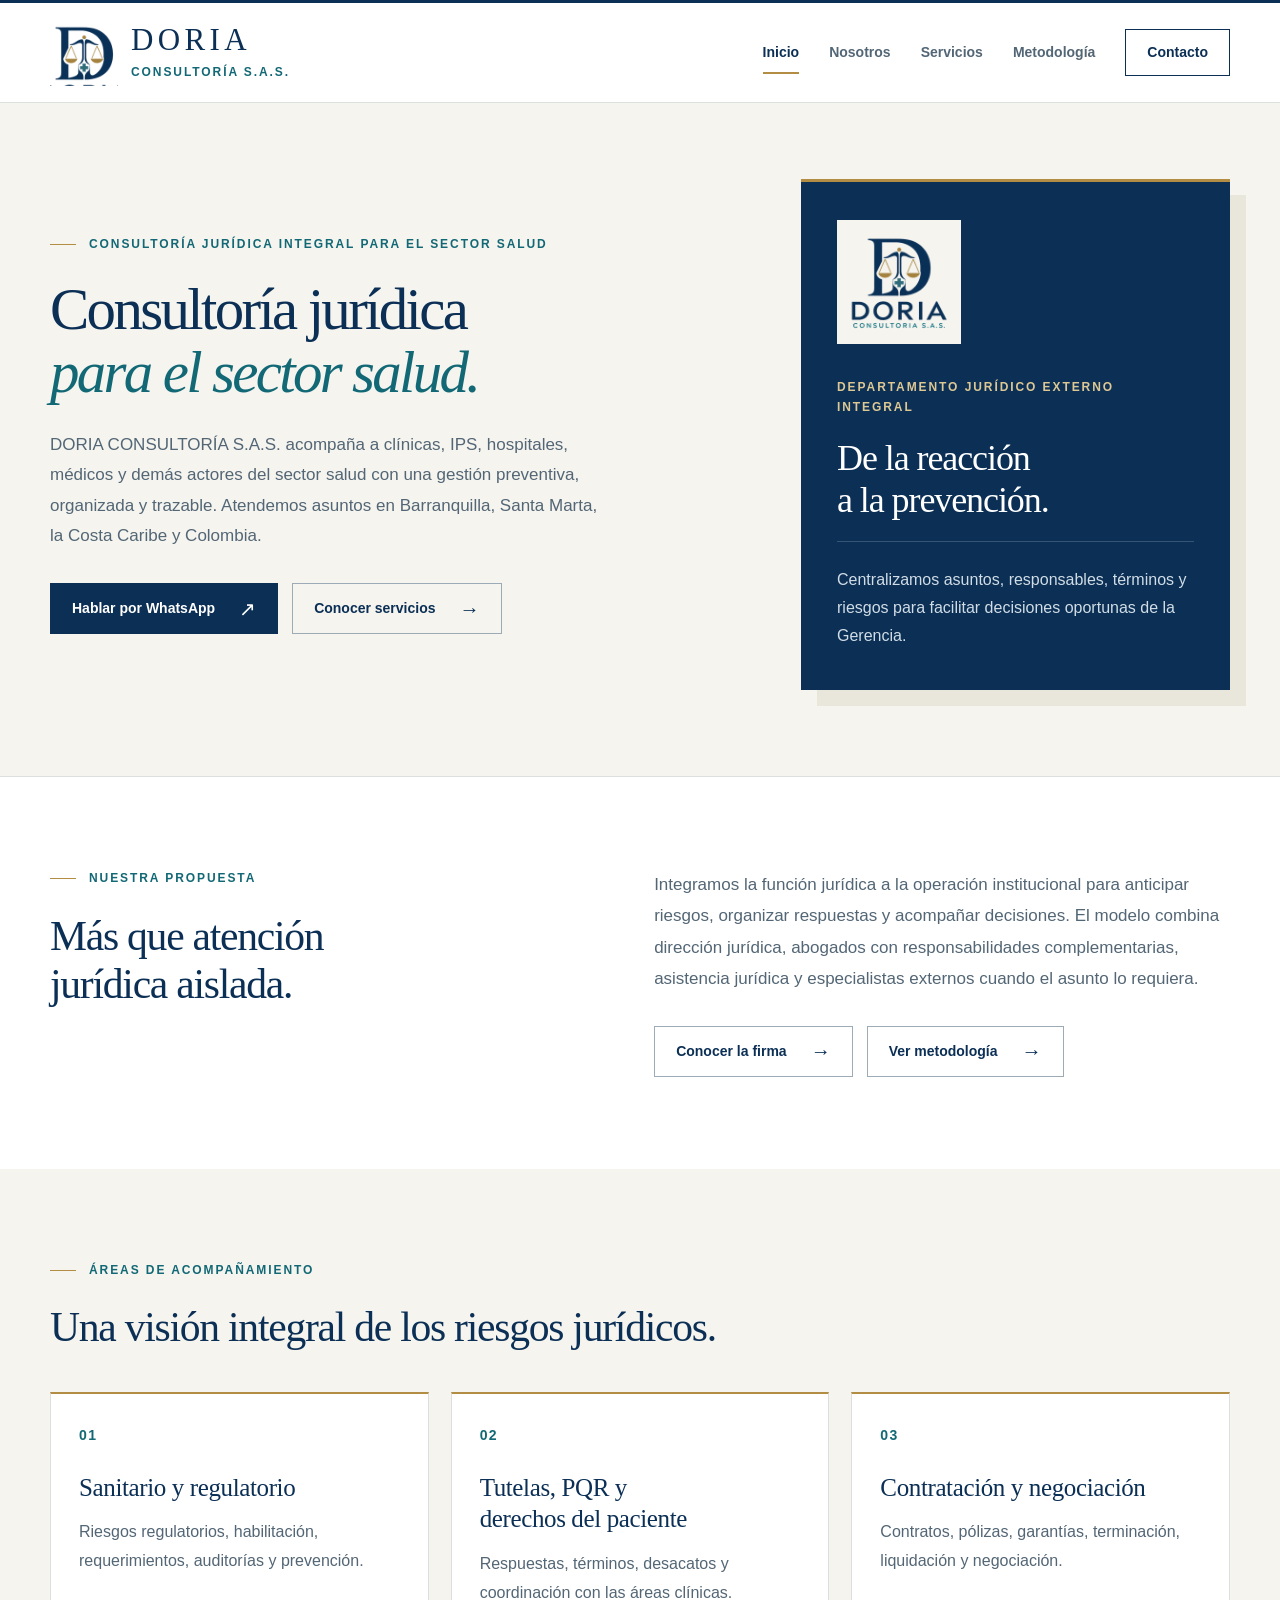
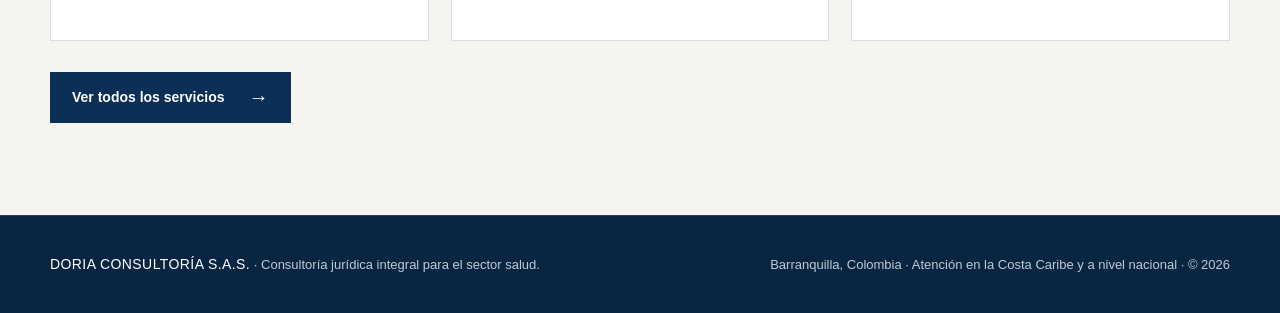
<file: index.html>
<!DOCTYPE html>

<html lang="es">
<head>
<meta charset="utf-8"/>
<meta content="width=device-width,initial-scale=1" name="viewport"/>
<title>Consultoría jurídica para el sector salud | DORIA</title>
<meta content="DORIA CONSULTORÍA S.A.S. acompaña a clínicas, IPS, hospitales y médicos en derecho sanitario, contratación, tutelas, cartera y defensa judicial en Colombia." name="description"/>
<meta content="index,follow,max-image-preview:large" name="robots"/>
<link href="https://irenismb.github.io/doria-consultoria/" rel="canonical"/>
<link href="https://irenismb.github.io/doria-consultoria/sitemap.xml" rel="sitemap" type="application/xml"/>
<link href="assets/css/styles.css" rel="stylesheet"/>
<meta content="#0b2f55" name="theme-color"/>
<meta content="es_CO" property="og:locale"/>
<meta content="website" property="og:type"/>
<meta content="DORIA CONSULTORÍA S.A.S." property="og:site_name"/>
<meta content="Consultoría jurídica para el sector salud | DORIA" property="og:title"/>
<meta content="DORIA CONSULTORÍA S.A.S. acompaña a clínicas, IPS, hospitales y médicos en derecho sanitario, contratación, tutelas, cartera y defensa judicial en Colombia." property="og:description"/>
<meta content="https://irenismb.github.io/doria-consultoria/" property="og:url"/>
<meta content="https://irenismb.github.io/doria-consultoria/assets/img/logo.png" property="og:image"/>
<meta content="Logo de DORIA CONSULTORÍA S.A.S." property="og:image:alt"/>
<meta content="1254" property="og:image:width"/>
<meta content="1254" property="og:image:height"/>
<meta content="summary" name="twitter:card"/>
<meta content="Consultoría jurídica para el sector salud | DORIA" name="twitter:title"/>
<meta content="DORIA CONSULTORÍA S.A.S. acompaña a clínicas, IPS, hospitales y médicos en derecho sanitario, contratación, tutelas, cartera y defensa judicial en Colombia." name="twitter:description"/>
<meta content="https://irenismb.github.io/doria-consultoria/assets/img/logo.png" name="twitter:image"/>
<script type="application/ld+json">
{
  "@context": "https://schema.org",
  "@type": "LegalService",
  "@id": "https://irenismb.github.io/doria-consultoria/#organization",
  "name": "DORIA CONSULTORÍA S.A.S.",
  "url": "https://irenismb.github.io/doria-consultoria/",
  "logo": "https://irenismb.github.io/doria-consultoria/assets/img/logo.png",
  "image": "https://irenismb.github.io/doria-consultoria/assets/img/logo.png",
  "description": "Consultoría jurídica integral para el sector salud.",
  "telephone": "+573156750119",
  "email": "doriaconsultoria@hotmail.com",
  "address": {
    "@type": "PostalAddress",
    "streetAddress": "Carrera 55 #82-227, Edificio OM Club House, Alto Prado",
    "addressLocality": "Barranquilla",
    "addressRegion": "Atlántico",
    "addressCountry": "CO"
  },
  "areaServed": [
    {
      "@type": "City",
      "name": "Barranquilla"
    },
    {
      "@type": "AdministrativeArea",
      "name": "Atlántico"
    },
    {
      "@type": "City",
      "name": "Santa Marta"
    },
    {
      "@type": "AdministrativeArea",
      "name": "Magdalena"
    },
    {
      "@type": "AdministrativeArea",
      "name": "Costa Caribe Colombiana"
    },
    {
      "@type": "Country",
      "name": "Colombia"
    }
  ],
  "openingHoursSpecification": [
    {
      "@type": "OpeningHoursSpecification",
      "dayOfWeek": [
        "Monday",
        "Tuesday",
        "Wednesday",
        "Thursday",
        "Friday"
      ],
      "opens": "08:00",
      "closes": "12:00"
    },
    {
      "@type": "OpeningHoursSpecification",
      "dayOfWeek": [
        "Monday",
        "Tuesday",
        "Wednesday",
        "Thursday",
        "Friday"
      ],
      "opens": "14:00",
      "closes": "18:00"
    }
  ],
  "contactPoint": {
    "@type": "ContactPoint",
    "telephone": "+573156750119",
    "email": "doriaconsultoria@hotmail.com",
    "contactType": "customer service",
    "areaServed": "CO",
    "availableLanguage": "Spanish"
  },
  "serviceType": [
    "Derecho sanitario y regulatorio",
    "Responsabilidad médica y defensa judicial",
    "Cartera, glosas y flujo de recursos",
    "Contratación y negociación",
    "Tutelas, PQR y derechos del paciente",
    "Derecho laboral y talento humano",
    "Derecho administrativo y sancionatorio",
    "Auditoría jurídica y prevención"
  ]
}
</script>
</head>
<body class="page-inicio"><a class="skip-link" href="#contenido">Saltar al contenido</a>
<header class="topbar"><div class="container nav">
<a aria-label="DORIA Consultoría — Inicio" class="brand" href="index.html"><span aria-hidden="true" class="brand-symbol"><img alt="" height="1254" src="assets/img/logo.png" width="1254"/></span><span><strong>DORIA</strong><small>CONSULTORÍA S.A.S.</small></span></a>
<nav aria-label="Navegación principal" class="navlinks" id="navlinks"><a aria-current="page" class="active" href="index.html">Inicio</a><a class="" href="nosotros/index.html">Nosotros</a><a class="" href="servicios/index.html">Servicios</a><a class="" href="metodologia/index.html">Metodología</a><a class="" href="contacto/index.html">Contacto</a></nav>
<button aria-controls="navlinks" aria-expanded="false" aria-label="Abrir menú" class="menu-btn" id="menuBtn" type="button"><span aria-hidden="true" class="menu-icon"><span></span><span></span></span><span class="menu-label">Menú</span></button>
</div></header>
<main id="contenido">
<section class="hero"><div class="container hero-grid">
<div><p class="eyebrow">Consultoría jurídica integral para el sector salud</p>
<h1>Consultoría jurídica <span>para el sector salud.</span></h1>
<p>DORIA CONSULTORÍA S.A.S. acompaña a clínicas, IPS, hospitales, médicos y demás actores del sector salud con una gestión preventiva, organizada y trazable. Atendemos asuntos en Barranquilla, Santa Marta, la Costa Caribe y Colombia.</p>
<div class="actions"><a class="btn btn-primary" href="https://wa.me/573156750119" rel="noopener noreferrer" target="_blank">Hablar por WhatsApp<span aria-hidden="true" class="button-arrow">↗</span></a><a class="btn btn-light" href="servicios/index.html">Conocer servicios<span aria-hidden="true" class="button-arrow">→</span></a></div></div>
<aside class="hero-card"><div aria-hidden="true" class="hero-signature"><img alt="" src="assets/img/logo.png"/></div><p class="eyebrow">Departamento jurídico externo integral</p><h2>De la reacción a la prevención.</h2><p class="hero-card-description">Centralizamos asuntos, responsables, términos y riesgos para facilitar decisiones oportunas de la Gerencia.</p></aside>
</div></section>
<section><div class="container grid-2"><div><p class="eyebrow">Nuestra propuesta</p><h2 class="section-title">Más que atención jurídica aislada.</h2></div>
<div><p class="lead">Integramos la función jurídica a la operación institucional para anticipar riesgos, organizar respuestas y acompañar decisiones. El modelo combina dirección jurídica, abogados con responsabilidades complementarias, asistencia jurídica y especialistas externos cuando el asunto lo requiera.</p>
<div class="actions"><a class="btn btn-outline" href="nosotros/index.html">Conocer la firma<span aria-hidden="true" class="button-arrow">→</span></a><a class="btn btn-outline" href="metodologia/index.html">Ver metodología<span aria-hidden="true" class="button-arrow">→</span></a></div></div></div></section>
<section class="soft"><div class="container"><p class="eyebrow">Áreas de acompañamiento</p><h2 class="section-title">Una visión integral de los riesgos jurídicos.</h2>
<div class="cards">
<div class="card"><span class="num">01</span><h3>Sanitario y regulatorio</h3><p>Riesgos regulatorios, habilitación, requerimientos, auditorías y prevención.</p></div>
<div class="card"><span class="num">02</span><h3>Tutelas, PQR y derechos del paciente</h3><p>Respuestas, términos, desacatos y coordinación con las áreas clínicas.</p></div>
<div class="card"><span class="num">03</span><h3>Contratación y negociación</h3><p>Contratos, pólizas, garantías, terminación, liquidación y negociación.</p></div>
</div><div class="actions"><a class="btn btn-primary" href="servicios/index.html">Ver todos los servicios<span aria-hidden="true" class="button-arrow">→</span></a></div></div></section>
</main>
<footer><div class="container footer"><div class="footer-identity"><strong>DORIA CONSULTORÍA S.A.S.</strong> · Consultoría jurídica integral para el sector salud.</div><div>Barranquilla, Colombia · Atención en la Costa Caribe y a nivel nacional · © <span id="year">2026</span></div></div></footer>
<script src="assets/js/main.js"></script>
</body></html>
</file>
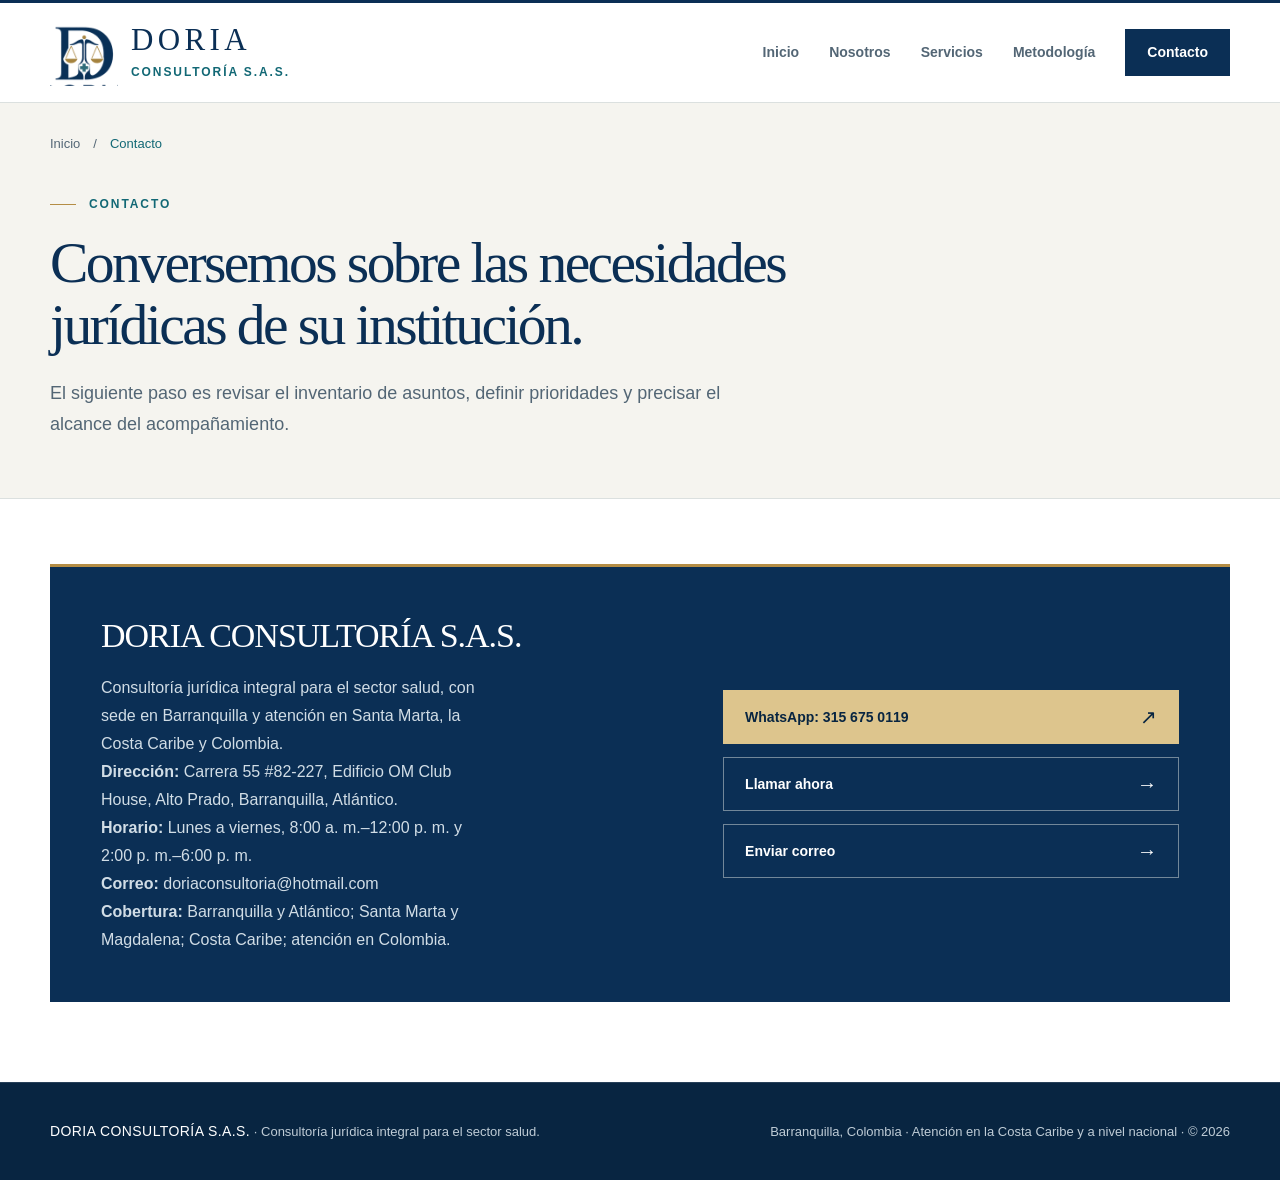
<file: contacto/index.html>
<!DOCTYPE html>

<html lang="es">
<head>
<meta charset="utf-8"/>
<meta content="width=device-width,initial-scale=1" name="viewport"/>
<title>Contacto DORIA Consultoría | Barranquilla, Colombia</title>
<meta content="Contacte a DORIA CONSULTORÍA S.A.S. en Barranquilla. Asesoría jurídica para clínicas, IPS, hospitales y médicos en la Costa Caribe y Colombia." name="description"/>
<meta content="index,follow,max-image-preview:large" name="robots"/>
<link href="https://irenismb.github.io/doria-consultoria/contacto/" rel="canonical"/>
<link href="https://irenismb.github.io/doria-consultoria/sitemap.xml" rel="sitemap" type="application/xml"/>
<link href="../assets/css/styles.css" rel="stylesheet"/>
<meta content="#0b2f55" name="theme-color"/>
<meta content="es_CO" property="og:locale"/>
<meta content="website" property="og:type"/>
<meta content="DORIA CONSULTORÍA S.A.S." property="og:site_name"/>
<meta content="Contacto DORIA Consultoría | Barranquilla, Colombia" property="og:title"/>
<meta content="Contacte a DORIA CONSULTORÍA S.A.S. en Barranquilla. Asesoría jurídica para clínicas, IPS, hospitales y médicos en la Costa Caribe y Colombia." property="og:description"/>
<meta content="https://irenismb.github.io/doria-consultoria/contacto/" property="og:url"/>
<meta content="https://irenismb.github.io/doria-consultoria/assets/img/logo.png" property="og:image"/>
<meta content="Logo de DORIA CONSULTORÍA S.A.S." property="og:image:alt"/>
<meta content="1254" property="og:image:width"/>
<meta content="1254" property="og:image:height"/>
<meta content="summary" name="twitter:card"/>
<meta content="Contacto DORIA Consultoría | Barranquilla, Colombia" name="twitter:title"/>
<meta content="Contacte a DORIA CONSULTORÍA S.A.S. en Barranquilla. Asesoría jurídica para clínicas, IPS, hospitales y médicos en la Costa Caribe y Colombia." name="twitter:description"/>
<meta content="https://irenismb.github.io/doria-consultoria/assets/img/logo.png" name="twitter:image"/>
<script type="application/ld+json">
{
  "@context": "https://schema.org",
  "@type": "LegalService",
  "@id": "https://irenismb.github.io/doria-consultoria/#organization",
  "name": "DORIA CONSULTORÍA S.A.S.",
  "url": "https://irenismb.github.io/doria-consultoria/",
  "logo": "https://irenismb.github.io/doria-consultoria/assets/img/logo.png",
  "image": "https://irenismb.github.io/doria-consultoria/assets/img/logo.png",
  "description": "Consultoría jurídica integral para el sector salud.",
  "telephone": "+573156750119",
  "email": "doriaconsultoria@hotmail.com",
  "address": {
    "@type": "PostalAddress",
    "streetAddress": "Carrera 55 #82-227, Edificio OM Club House, Alto Prado",
    "addressLocality": "Barranquilla",
    "addressRegion": "Atlántico",
    "addressCountry": "CO"
  },
  "areaServed": [
    {
      "@type": "City",
      "name": "Barranquilla"
    },
    {
      "@type": "AdministrativeArea",
      "name": "Atlántico"
    },
    {
      "@type": "City",
      "name": "Santa Marta"
    },
    {
      "@type": "AdministrativeArea",
      "name": "Magdalena"
    },
    {
      "@type": "AdministrativeArea",
      "name": "Costa Caribe Colombiana"
    },
    {
      "@type": "Country",
      "name": "Colombia"
    }
  ],
  "openingHoursSpecification": [
    {
      "@type": "OpeningHoursSpecification",
      "dayOfWeek": [
        "Monday",
        "Tuesday",
        "Wednesday",
        "Thursday",
        "Friday"
      ],
      "opens": "08:00",
      "closes": "12:00"
    },
    {
      "@type": "OpeningHoursSpecification",
      "dayOfWeek": [
        "Monday",
        "Tuesday",
        "Wednesday",
        "Thursday",
        "Friday"
      ],
      "opens": "14:00",
      "closes": "18:00"
    }
  ],
  "contactPoint": {
    "@type": "ContactPoint",
    "telephone": "+573156750119",
    "email": "doriaconsultoria@hotmail.com",
    "contactType": "customer service",
    "areaServed": "CO",
    "availableLanguage": "Spanish"
  },
  "serviceType": [
    "Derecho sanitario y regulatorio",
    "Responsabilidad médica y defensa judicial",
    "Cartera, glosas y flujo de recursos",
    "Contratación y negociación",
    "Tutelas, PQR y derechos del paciente",
    "Derecho laboral y talento humano",
    "Derecho administrativo y sancionatorio",
    "Auditoría jurídica y prevención"
  ]
}
</script>
</head>
<body class="page-contacto"><a class="skip-link" href="#contenido">Saltar al contenido</a>
<header class="topbar"><div class="container nav">
<a aria-label="DORIA Consultoría — Inicio" class="brand" href="../index.html"><span aria-hidden="true" class="brand-symbol"><img alt="" height="1254" src="../assets/img/logo.png" width="1254"/></span><span><strong>DORIA</strong><small>CONSULTORÍA S.A.S.</small></span></a>
<nav aria-label="Navegación principal" class="navlinks" id="navlinks"><a class="" href="../index.html">Inicio</a><a class="" href="../nosotros/index.html">Nosotros</a><a class="" href="../servicios/index.html">Servicios</a><a class="" href="../metodologia/index.html">Metodología</a><a aria-current="page" class="active" href="../contacto/index.html">Contacto</a></nav>
<button aria-controls="navlinks" aria-expanded="false" aria-label="Abrir menú" class="menu-btn" id="menuBtn" type="button"><span aria-hidden="true" class="menu-icon"><span></span><span></span></span><span class="menu-label">Menú</span></button>
</div></header>
<main id="contenido">
<section class="page-head"><div class="container"><div aria-label="Ubicación" class="breadcrumb"><a href="../index.html">Inicio</a><span aria-hidden="true">/</span><span>Contacto</span></div><p class="eyebrow">Contacto</p><h1>Conversemos sobre las necesidades jurídicas de su institución.</h1><p>El siguiente paso es revisar el inventario de asuntos, definir prioridades y precisar el alcance del acompañamiento.</p></div></section>
<section><div class="container contact-box"><div><h2>DORIA CONSULTORÍA S.A.S.</h2><p>Consultoría jurídica integral para el sector salud, con sede en Barranquilla y atención en Santa Marta, la Costa Caribe y Colombia.</p><p><strong>Dirección:</strong> Carrera 55 #82-227, Edificio OM Club House, Alto Prado, Barranquilla, Atlántico.</p><p><strong>Horario:</strong> Lunes a viernes, 8:00 a. m.–12:00 p. m. y 2:00 p. m.–6:00 p. m.</p><p><strong>Correo:</strong> <a href="mailto:doriaconsultoria@hotmail.com">doriaconsultoria@hotmail.com</a></p><p><strong>Cobertura:</strong> Barranquilla y Atlántico; Santa Marta y Magdalena; Costa Caribe; atención en Colombia.</p></div>
<div class="contact-actions"><a class="btn btn-primary" href="https://wa.me/573156750119" rel="noopener noreferrer" target="_blank">WhatsApp: 315 675 0119<span aria-hidden="true" class="button-arrow">↗</span></a><a class="btn btn-light" href="tel:+573156750119">Llamar ahora<span aria-hidden="true" class="button-arrow">→</span></a><a class="btn btn-light" href="mailto:doriaconsultoria@hotmail.com">Enviar correo<span aria-hidden="true" class="button-arrow">→</span></a></div>
</div></section>
</main>
<footer><div class="container footer"><div class="footer-identity"><strong>DORIA CONSULTORÍA S.A.S.</strong> · Consultoría jurídica integral para el sector salud.</div><div>Barranquilla, Colombia · Atención en la Costa Caribe y a nivel nacional · © <span id="year">2026</span></div></div></footer>
<script src="../assets/js/main.js"></script>
</body></html>
</file>
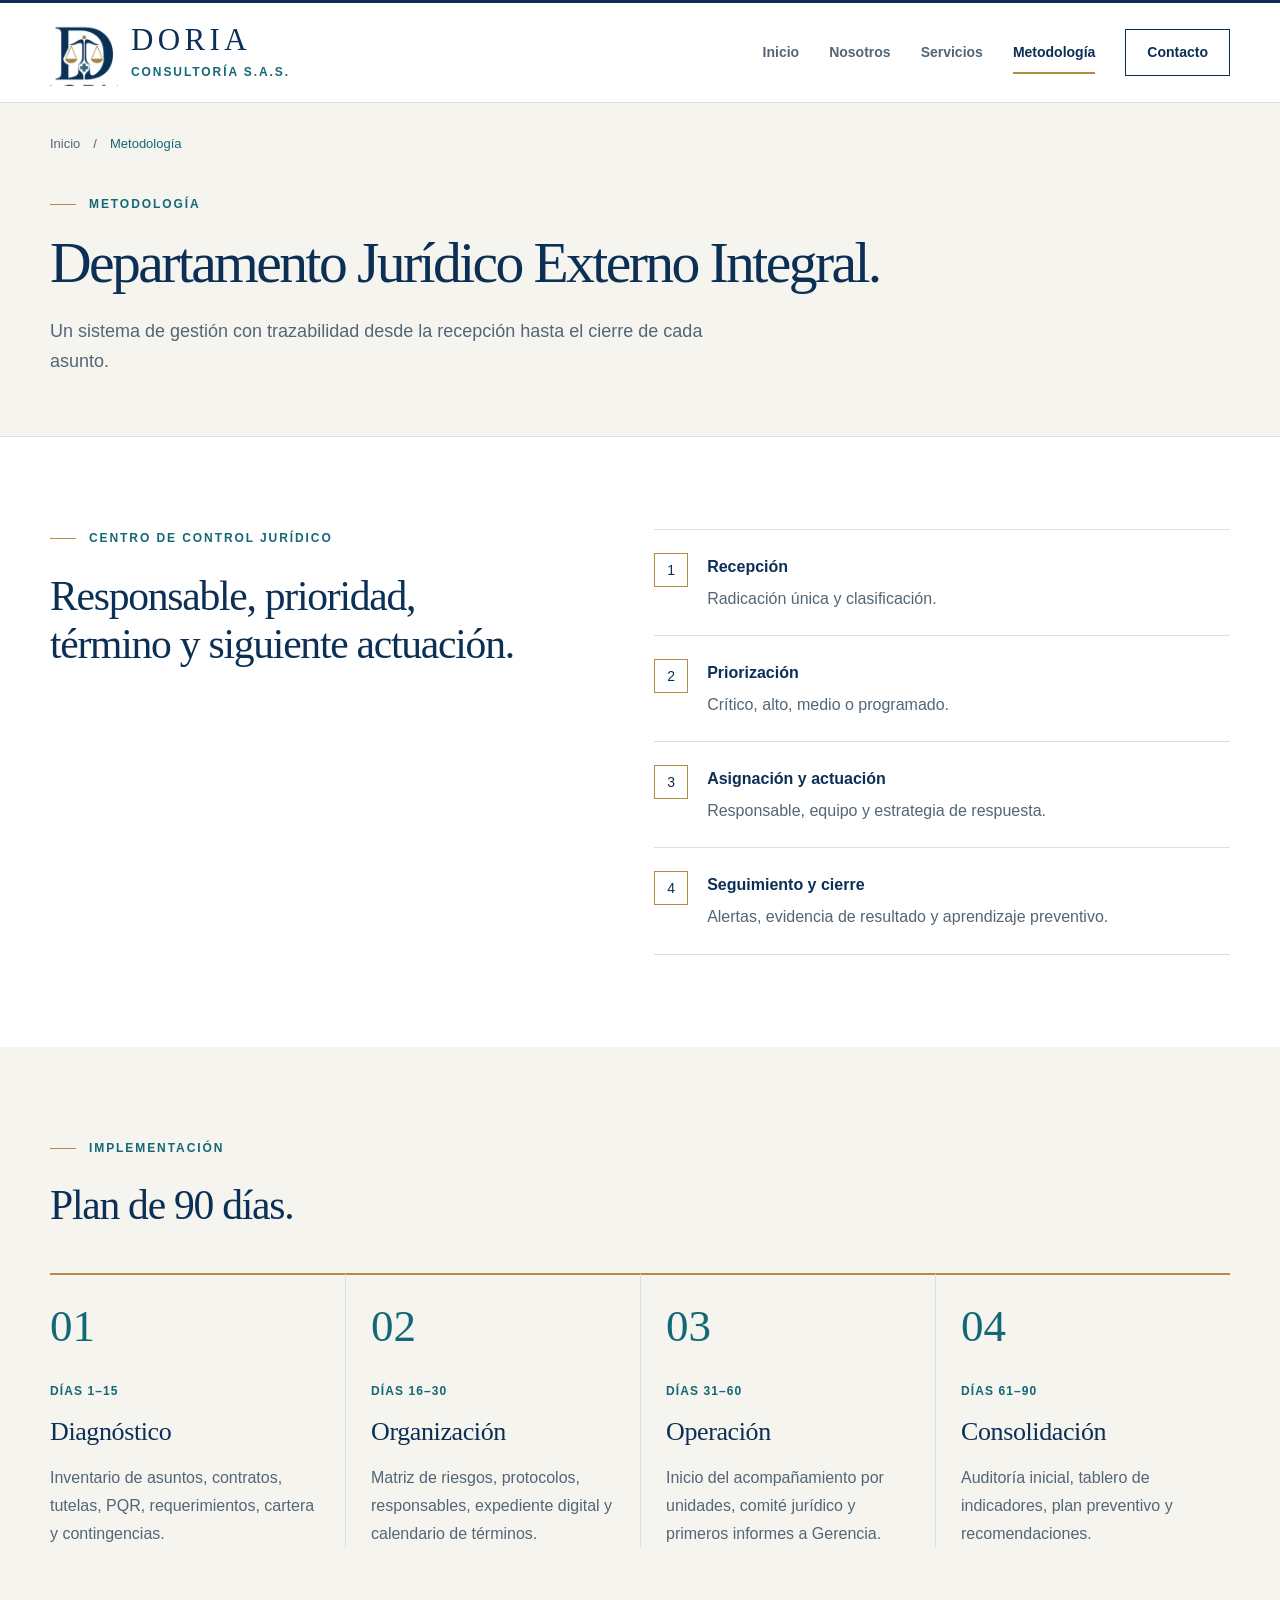
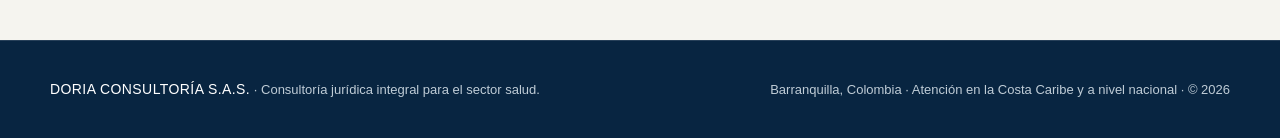
<file: metodologia/index.html>
<!DOCTYPE html>

<html lang="es">
<head>
<meta charset="utf-8"/>
<meta content="width=device-width,initial-scale=1" name="viewport"/>
<title>Departamento jurídico externo para IPS | DORIA Consultoría</title>
<meta content="Modelo de departamento jurídico externo integral para clínicas e IPS: recepción, priorización, seguimiento, prevención de riesgos y plan de implementación." name="description"/>
<meta content="index,follow,max-image-preview:large" name="robots"/>
<link href="https://irenismb.github.io/doria-consultoria/metodologia/" rel="canonical"/>
<link href="https://irenismb.github.io/doria-consultoria/sitemap.xml" rel="sitemap" type="application/xml"/>
<link href="../assets/css/styles.css" rel="stylesheet"/>
<meta content="#0b2f55" name="theme-color"/>
<meta content="es_CO" property="og:locale"/>
<meta content="website" property="og:type"/>
<meta content="DORIA CONSULTORÍA S.A.S." property="og:site_name"/>
<meta content="Departamento jurídico externo para IPS | DORIA Consultoría" property="og:title"/>
<meta content="Modelo de departamento jurídico externo integral para clínicas e IPS: recepción, priorización, seguimiento, prevención de riesgos y plan de implementación." property="og:description"/>
<meta content="https://irenismb.github.io/doria-consultoria/metodologia/" property="og:url"/>
<meta content="https://irenismb.github.io/doria-consultoria/assets/img/logo.png" property="og:image"/>
<meta content="Logo de DORIA CONSULTORÍA S.A.S." property="og:image:alt"/>
<meta content="1254" property="og:image:width"/>
<meta content="1254" property="og:image:height"/>
<meta content="summary" name="twitter:card"/>
<meta content="Departamento jurídico externo para IPS | DORIA Consultoría" name="twitter:title"/>
<meta content="Modelo de departamento jurídico externo integral para clínicas e IPS: recepción, priorización, seguimiento, prevención de riesgos y plan de implementación." name="twitter:description"/>
<meta content="https://irenismb.github.io/doria-consultoria/assets/img/logo.png" name="twitter:image"/>
<script type="application/ld+json">
{
  "@context": "https://schema.org",
  "@type": "LegalService",
  "@id": "https://irenismb.github.io/doria-consultoria/#organization",
  "name": "DORIA CONSULTORÍA S.A.S.",
  "url": "https://irenismb.github.io/doria-consultoria/",
  "logo": "https://irenismb.github.io/doria-consultoria/assets/img/logo.png",
  "image": "https://irenismb.github.io/doria-consultoria/assets/img/logo.png",
  "description": "Consultoría jurídica integral para el sector salud.",
  "telephone": "+573156750119",
  "email": "doriaconsultoria@hotmail.com",
  "address": {
    "@type": "PostalAddress",
    "streetAddress": "Carrera 55 #82-227, Edificio OM Club House, Alto Prado",
    "addressLocality": "Barranquilla",
    "addressRegion": "Atlántico",
    "addressCountry": "CO"
  },
  "areaServed": [
    {
      "@type": "City",
      "name": "Barranquilla"
    },
    {
      "@type": "AdministrativeArea",
      "name": "Atlántico"
    },
    {
      "@type": "City",
      "name": "Santa Marta"
    },
    {
      "@type": "AdministrativeArea",
      "name": "Magdalena"
    },
    {
      "@type": "AdministrativeArea",
      "name": "Costa Caribe Colombiana"
    },
    {
      "@type": "Country",
      "name": "Colombia"
    }
  ],
  "openingHoursSpecification": [
    {
      "@type": "OpeningHoursSpecification",
      "dayOfWeek": [
        "Monday",
        "Tuesday",
        "Wednesday",
        "Thursday",
        "Friday"
      ],
      "opens": "08:00",
      "closes": "12:00"
    },
    {
      "@type": "OpeningHoursSpecification",
      "dayOfWeek": [
        "Monday",
        "Tuesday",
        "Wednesday",
        "Thursday",
        "Friday"
      ],
      "opens": "14:00",
      "closes": "18:00"
    }
  ],
  "contactPoint": {
    "@type": "ContactPoint",
    "telephone": "+573156750119",
    "email": "doriaconsultoria@hotmail.com",
    "contactType": "customer service",
    "areaServed": "CO",
    "availableLanguage": "Spanish"
  },
  "serviceType": [
    "Derecho sanitario y regulatorio",
    "Responsabilidad médica y defensa judicial",
    "Cartera, glosas y flujo de recursos",
    "Contratación y negociación",
    "Tutelas, PQR y derechos del paciente",
    "Derecho laboral y talento humano",
    "Derecho administrativo y sancionatorio",
    "Auditoría jurídica y prevención"
  ]
}
</script>
</head>
<body class="page-metodologia"><a class="skip-link" href="#contenido">Saltar al contenido</a>
<header class="topbar"><div class="container nav">
<a aria-label="DORIA Consultoría — Inicio" class="brand" href="../index.html"><span aria-hidden="true" class="brand-symbol"><img alt="" height="1254" src="../assets/img/logo.png" width="1254"/></span><span><strong>DORIA</strong><small>CONSULTORÍA S.A.S.</small></span></a>
<nav aria-label="Navegación principal" class="navlinks" id="navlinks"><a class="" href="../index.html">Inicio</a><a class="" href="../nosotros/index.html">Nosotros</a><a class="" href="../servicios/index.html">Servicios</a><a aria-current="page" class="active" href="../metodologia/index.html">Metodología</a><a class="" href="../contacto/index.html">Contacto</a></nav>
<button aria-controls="navlinks" aria-expanded="false" aria-label="Abrir menú" class="menu-btn" id="menuBtn" type="button"><span aria-hidden="true" class="menu-icon"><span></span><span></span></span><span class="menu-label">Menú</span></button>
</div></header>
<main id="contenido">
<section class="page-head"><div class="container"><div aria-label="Ubicación" class="breadcrumb"><a href="../index.html">Inicio</a><span aria-hidden="true">/</span><span>Metodología</span></div><p class="eyebrow">Metodología</p><h1>Departamento Jurídico Externo Integral.</h1><p>Un sistema de gestión con trazabilidad desde la recepción hasta el cierre de cada asunto.</p></div></section>
<section><div class="container grid-2"><div><p class="eyebrow">Centro de control jurídico</p><h2 class="section-title">Responsable, prioridad, término y siguiente actuación.</h2></div>
<div class="list">
<div class="item"><div class="icon">1</div><div><b>Recepción</b><p>Radicación única y clasificación.</p></div></div>
<div class="item"><div class="icon">2</div><div><b>Priorización</b><p>Crítico, alto, medio o programado.</p></div></div>
<div class="item"><div class="icon">3</div><div><b>Asignación y actuación</b><p>Responsable, equipo y estrategia de respuesta.</p></div></div>
<div class="item"><div class="icon">4</div><div><b>Seguimiento y cierre</b><p>Alertas, evidencia de resultado y aprendizaje preventivo.</p></div></div>
</div></div></section>
<section class="soft"><div class="container"><p class="eyebrow">Implementación</p><h2 class="section-title">Plan de 90 días.</h2>
<div class="steps">
<div class="step"><span aria-hidden="true" class="step-number">01</span><small>DÍAS 1–15</small><h3>Diagnóstico</h3><p>Inventario de asuntos, contratos, tutelas, PQR, requerimientos, cartera y contingencias.</p></div>
<div class="step"><span aria-hidden="true" class="step-number">02</span><small>DÍAS 16–30</small><h3>Organización</h3><p>Matriz de riesgos, protocolos, responsables, expediente digital y calendario de términos.</p></div>
<div class="step"><span aria-hidden="true" class="step-number">03</span><small>DÍAS 31–60</small><h3>Operación</h3><p>Inicio del acompañamiento por unidades, comité jurídico y primeros informes a Gerencia.</p></div>
<div class="step"><span aria-hidden="true" class="step-number">04</span><small>DÍAS 61–90</small><h3>Consolidación</h3><p>Auditoría inicial, tablero de indicadores, plan preventivo y recomendaciones.</p></div>
</div></div></section>
</main>
<footer><div class="container footer"><div class="footer-identity"><strong>DORIA CONSULTORÍA S.A.S.</strong> · Consultoría jurídica integral para el sector salud.</div><div>Barranquilla, Colombia · Atención en la Costa Caribe y a nivel nacional · © <span id="year">2026</span></div></div></footer>
<script src="../assets/js/main.js"></script>
</body></html>
</file>
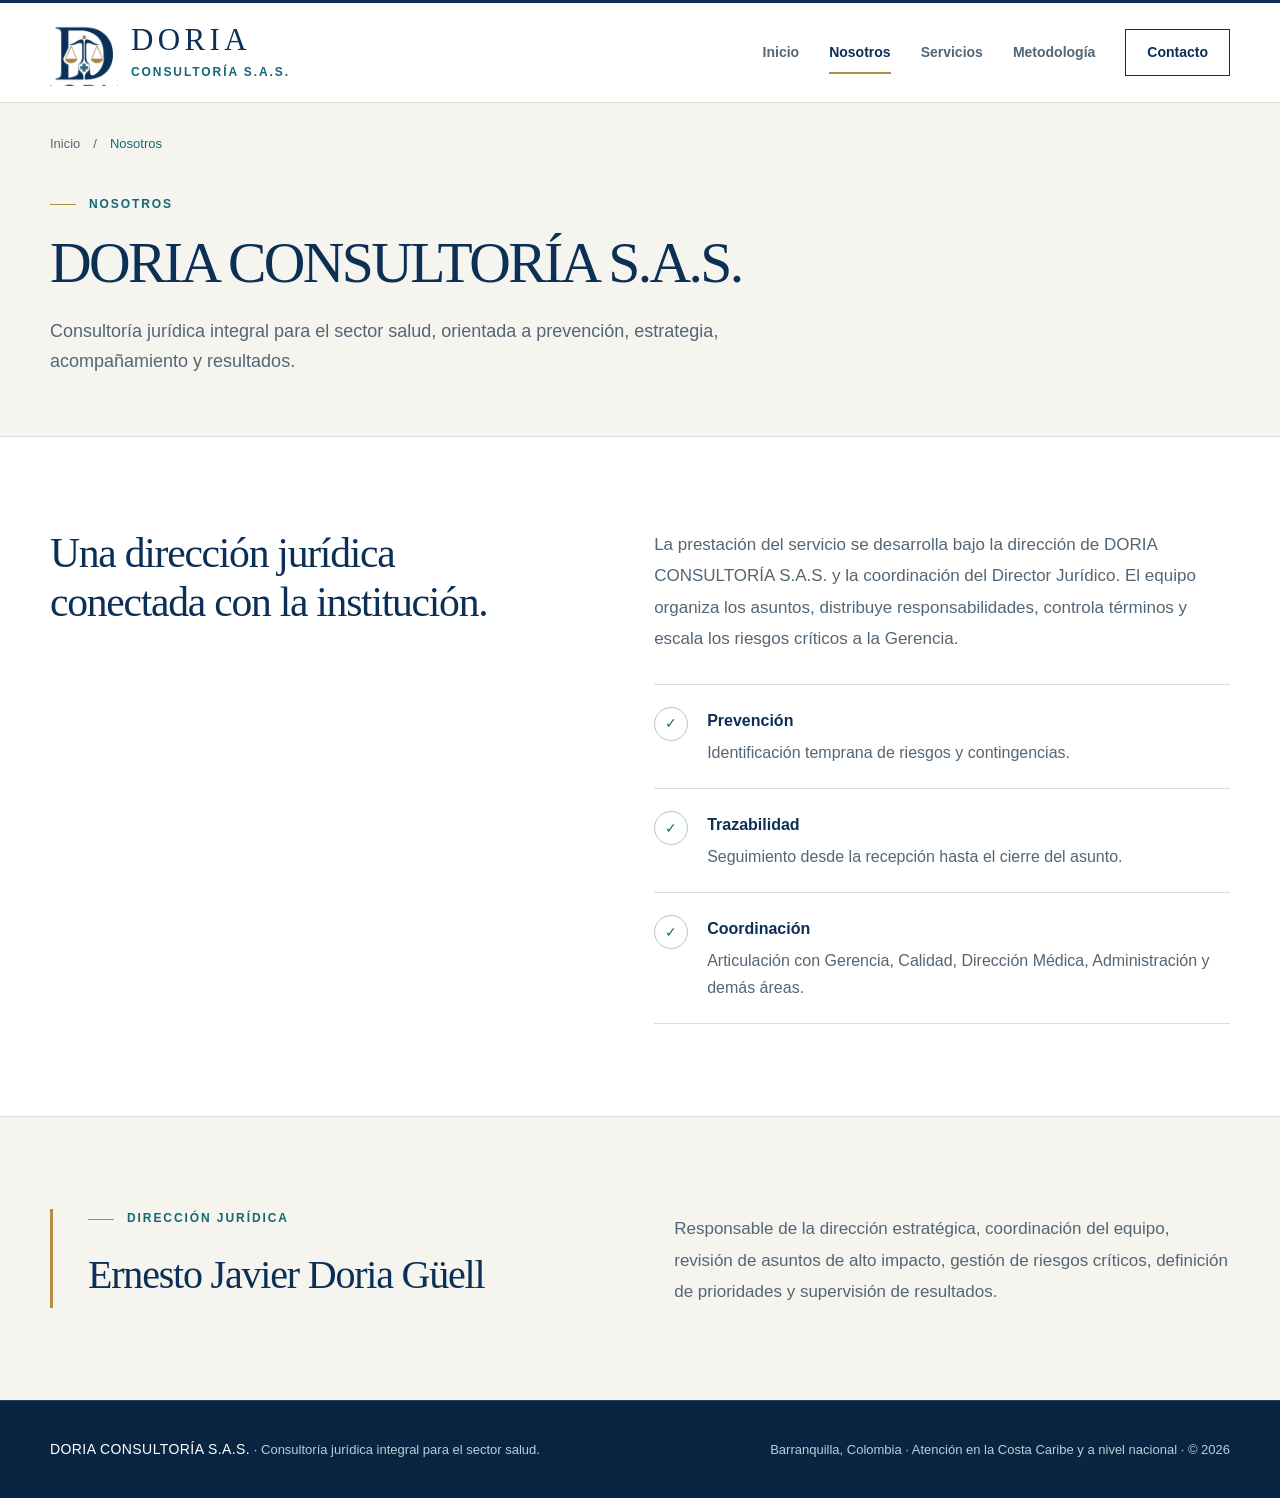
<file: nosotros/index.html>
<!DOCTYPE html>

<html lang="es">
<head>
<meta charset="utf-8"/>
<meta content="width=device-width,initial-scale=1" name="viewport"/>
<title>DORIA Consultoría | Firma jurídica para el sector salud</title>
<meta content="Conozca a DORIA CONSULTORÍA S.A.S., firma de consultoría jurídica para clínicas, IPS, hospitales y profesionales del sector salud en Colombia." name="description"/>
<meta content="index,follow,max-image-preview:large" name="robots"/>
<link href="https://irenismb.github.io/doria-consultoria/nosotros/" rel="canonical"/>
<link href="https://irenismb.github.io/doria-consultoria/sitemap.xml" rel="sitemap" type="application/xml"/>
<link href="../assets/css/styles.css" rel="stylesheet"/>
<meta content="#0b2f55" name="theme-color"/>
<meta content="es_CO" property="og:locale"/>
<meta content="website" property="og:type"/>
<meta content="DORIA CONSULTORÍA S.A.S." property="og:site_name"/>
<meta content="DORIA Consultoría | Firma jurídica para el sector salud" property="og:title"/>
<meta content="Conozca a DORIA CONSULTORÍA S.A.S., firma de consultoría jurídica para clínicas, IPS, hospitales y profesionales del sector salud en Colombia." property="og:description"/>
<meta content="https://irenismb.github.io/doria-consultoria/nosotros/" property="og:url"/>
<meta content="https://irenismb.github.io/doria-consultoria/assets/img/logo.png" property="og:image"/>
<meta content="Logo de DORIA CONSULTORÍA S.A.S." property="og:image:alt"/>
<meta content="1254" property="og:image:width"/>
<meta content="1254" property="og:image:height"/>
<meta content="summary" name="twitter:card"/>
<meta content="DORIA Consultoría | Firma jurídica para el sector salud" name="twitter:title"/>
<meta content="Conozca a DORIA CONSULTORÍA S.A.S., firma de consultoría jurídica para clínicas, IPS, hospitales y profesionales del sector salud en Colombia." name="twitter:description"/>
<meta content="https://irenismb.github.io/doria-consultoria/assets/img/logo.png" name="twitter:image"/>
<script type="application/ld+json">
{
  "@context": "https://schema.org",
  "@type": "LegalService",
  "@id": "https://irenismb.github.io/doria-consultoria/#organization",
  "name": "DORIA CONSULTORÍA S.A.S.",
  "url": "https://irenismb.github.io/doria-consultoria/",
  "logo": "https://irenismb.github.io/doria-consultoria/assets/img/logo.png",
  "image": "https://irenismb.github.io/doria-consultoria/assets/img/logo.png",
  "description": "Consultoría jurídica integral para el sector salud.",
  "telephone": "+573156750119",
  "email": "doriaconsultoria@hotmail.com",
  "address": {
    "@type": "PostalAddress",
    "streetAddress": "Carrera 55 #82-227, Edificio OM Club House, Alto Prado",
    "addressLocality": "Barranquilla",
    "addressRegion": "Atlántico",
    "addressCountry": "CO"
  },
  "areaServed": [
    {
      "@type": "City",
      "name": "Barranquilla"
    },
    {
      "@type": "AdministrativeArea",
      "name": "Atlántico"
    },
    {
      "@type": "City",
      "name": "Santa Marta"
    },
    {
      "@type": "AdministrativeArea",
      "name": "Magdalena"
    },
    {
      "@type": "AdministrativeArea",
      "name": "Costa Caribe Colombiana"
    },
    {
      "@type": "Country",
      "name": "Colombia"
    }
  ],
  "openingHoursSpecification": [
    {
      "@type": "OpeningHoursSpecification",
      "dayOfWeek": [
        "Monday",
        "Tuesday",
        "Wednesday",
        "Thursday",
        "Friday"
      ],
      "opens": "08:00",
      "closes": "12:00"
    },
    {
      "@type": "OpeningHoursSpecification",
      "dayOfWeek": [
        "Monday",
        "Tuesday",
        "Wednesday",
        "Thursday",
        "Friday"
      ],
      "opens": "14:00",
      "closes": "18:00"
    }
  ],
  "contactPoint": {
    "@type": "ContactPoint",
    "telephone": "+573156750119",
    "email": "doriaconsultoria@hotmail.com",
    "contactType": "customer service",
    "areaServed": "CO",
    "availableLanguage": "Spanish"
  },
  "serviceType": [
    "Derecho sanitario y regulatorio",
    "Responsabilidad médica y defensa judicial",
    "Cartera, glosas y flujo de recursos",
    "Contratación y negociación",
    "Tutelas, PQR y derechos del paciente",
    "Derecho laboral y talento humano",
    "Derecho administrativo y sancionatorio",
    "Auditoría jurídica y prevención"
  ]
}
</script>
</head>
<body class="page-nosotros"><a class="skip-link" href="#contenido">Saltar al contenido</a>
<header class="topbar"><div class="container nav">
<a aria-label="DORIA Consultoría — Inicio" class="brand" href="../index.html"><span aria-hidden="true" class="brand-symbol"><img alt="" height="1254" src="../assets/img/logo.png" width="1254"/></span><span><strong>DORIA</strong><small>CONSULTORÍA S.A.S.</small></span></a>
<nav aria-label="Navegación principal" class="navlinks" id="navlinks"><a class="" href="../index.html">Inicio</a><a aria-current="page" class="active" href="../nosotros/index.html">Nosotros</a><a class="" href="../servicios/index.html">Servicios</a><a class="" href="../metodologia/index.html">Metodología</a><a class="" href="../contacto/index.html">Contacto</a></nav>
<button aria-controls="navlinks" aria-expanded="false" aria-label="Abrir menú" class="menu-btn" id="menuBtn" type="button"><span aria-hidden="true" class="menu-icon"><span></span><span></span></span><span class="menu-label">Menú</span></button>
</div></header>
<main id="contenido">
<section class="page-head"><div class="container"><div aria-label="Ubicación" class="breadcrumb"><a href="../index.html">Inicio</a><span aria-hidden="true">/</span><span>Nosotros</span></div><p class="eyebrow">Nosotros</p><h1>DORIA CONSULTORÍA S.A.S.</h1><p>Consultoría jurídica integral para el sector salud, orientada a prevención, estrategia, acompañamiento y resultados.</p></div></section>
<section><div class="container grid-2"><div><h2 class="section-title">Una dirección jurídica conectada con la institución.</h2></div>
<div><p class="lead">La prestación del servicio se desarrolla bajo la dirección de DORIA CONSULTORÍA S.A.S. y la coordinación del Director Jurídico. El equipo organiza los asuntos, distribuye responsabilidades, controla términos y escala los riesgos críticos a la Gerencia.</p>
<div class="list">
<div class="item"><div class="icon">✓</div><div><b>Prevención</b><p>Identificación temprana de riesgos y contingencias.</p></div></div>
<div class="item"><div class="icon">✓</div><div><b>Trazabilidad</b><p>Seguimiento desde la recepción hasta el cierre del asunto.</p></div></div>
<div class="item"><div class="icon">✓</div><div><b>Coordinación</b><p>Articulación con Gerencia, Calidad, Dirección Médica, Administración y demás áreas.</p></div></div>
</div></div></div></section>
<section class="soft leadership"><div class="container grid-2"><div><p class="eyebrow">Dirección jurídica</p><h2 class="section-title">Ernesto Javier Doria Güell</h2></div><div><p class="lead">Responsable de la dirección estratégica, coordinación del equipo, revisión de asuntos de alto impacto, gestión de riesgos críticos, definición de prioridades y supervisión de resultados.</p></div></div></section>
</main>
<footer><div class="container footer"><div class="footer-identity"><strong>DORIA CONSULTORÍA S.A.S.</strong> · Consultoría jurídica integral para el sector salud.</div><div>Barranquilla, Colombia · Atención en la Costa Caribe y a nivel nacional · © <span id="year">2026</span></div></div></footer>
<script src="../assets/js/main.js"></script>
</body></html>
</file>
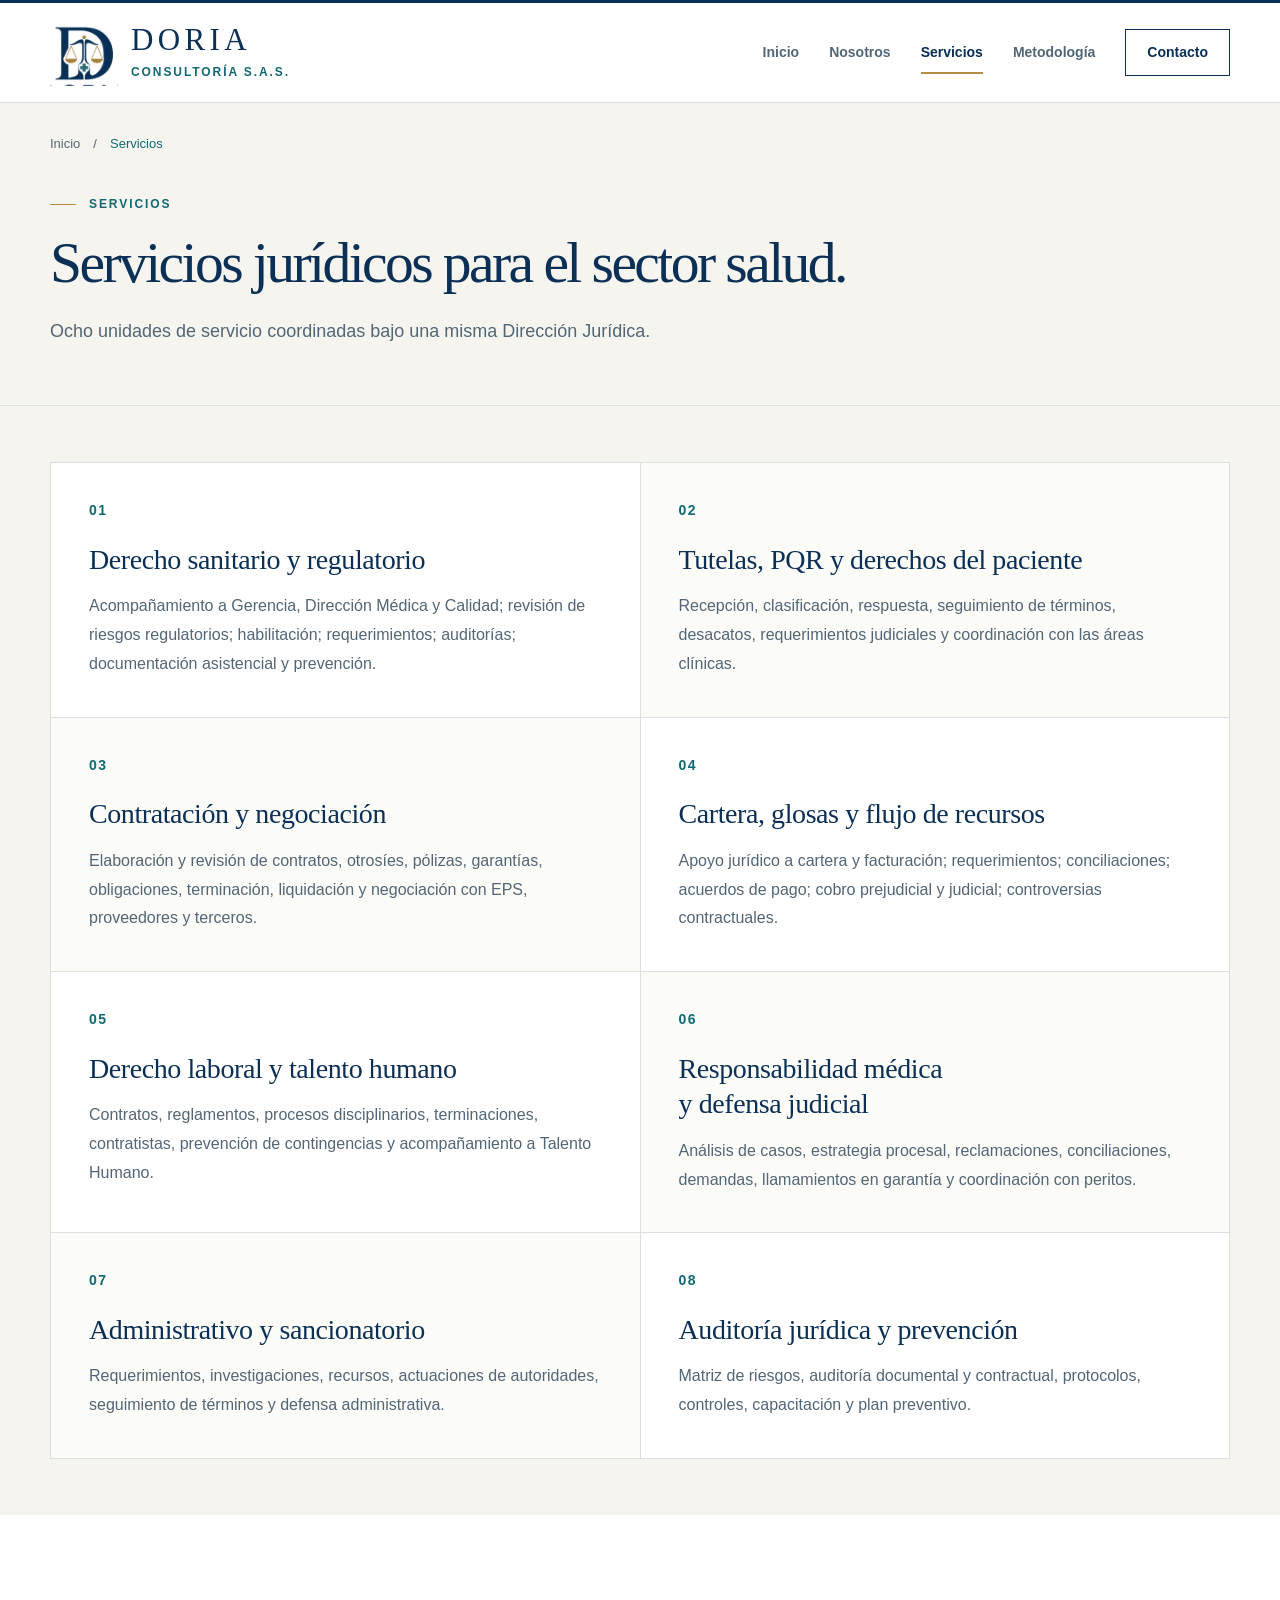
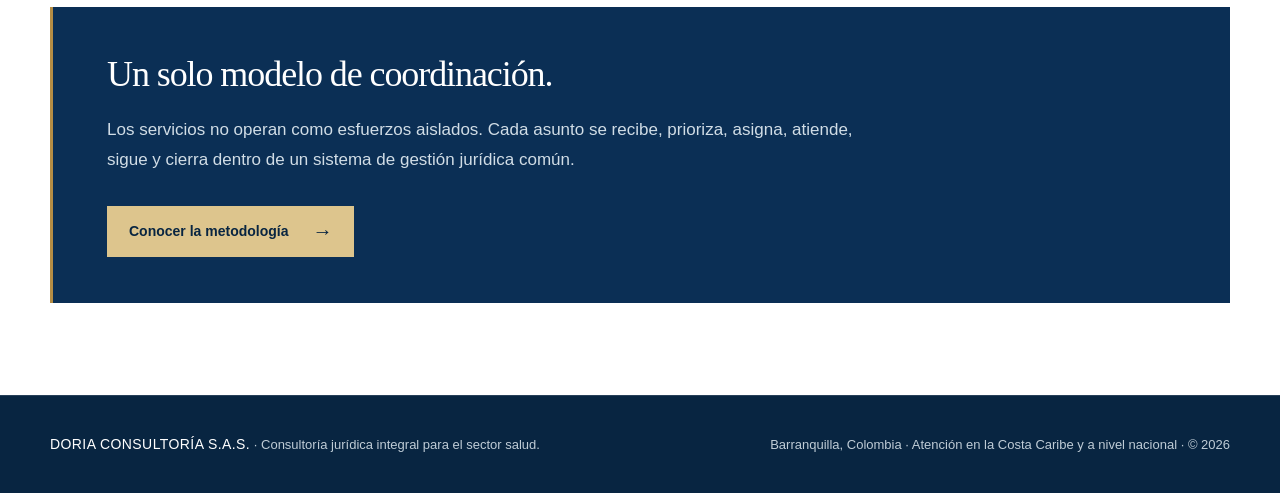
<file: servicios/index.html>
<!DOCTYPE html>

<html lang="es">
<head>
<meta charset="utf-8"/>
<meta content="width=device-width,initial-scale=1" name="viewport"/>
<title>Servicios jurídicos para clínicas e IPS | DORIA Consultoría</title>
<meta content="Derecho sanitario, responsabilidad médica, cartera y glosas, contratación, tutelas, laboral y defensa jurídica para instituciones de salud." name="description"/>
<meta content="index,follow,max-image-preview:large" name="robots"/>
<link href="https://irenismb.github.io/doria-consultoria/servicios/" rel="canonical"/>
<link href="https://irenismb.github.io/doria-consultoria/sitemap.xml" rel="sitemap" type="application/xml"/>
<link href="../assets/css/styles.css" rel="stylesheet"/>
<meta content="#0b2f55" name="theme-color"/>
<meta content="es_CO" property="og:locale"/>
<meta content="website" property="og:type"/>
<meta content="DORIA CONSULTORÍA S.A.S." property="og:site_name"/>
<meta content="Servicios jurídicos para clínicas e IPS | DORIA Consultoría" property="og:title"/>
<meta content="Derecho sanitario, responsabilidad médica, cartera y glosas, contratación, tutelas, laboral y defensa jurídica para instituciones de salud." property="og:description"/>
<meta content="https://irenismb.github.io/doria-consultoria/servicios/" property="og:url"/>
<meta content="https://irenismb.github.io/doria-consultoria/assets/img/logo.png" property="og:image"/>
<meta content="Logo de DORIA CONSULTORÍA S.A.S." property="og:image:alt"/>
<meta content="1254" property="og:image:width"/>
<meta content="1254" property="og:image:height"/>
<meta content="summary" name="twitter:card"/>
<meta content="Servicios jurídicos para clínicas e IPS | DORIA Consultoría" name="twitter:title"/>
<meta content="Derecho sanitario, responsabilidad médica, cartera y glosas, contratación, tutelas, laboral y defensa jurídica para instituciones de salud." name="twitter:description"/>
<meta content="https://irenismb.github.io/doria-consultoria/assets/img/logo.png" name="twitter:image"/>
<script type="application/ld+json">
{
  "@context": "https://schema.org",
  "@type": "LegalService",
  "@id": "https://irenismb.github.io/doria-consultoria/#organization",
  "name": "DORIA CONSULTORÍA S.A.S.",
  "url": "https://irenismb.github.io/doria-consultoria/",
  "logo": "https://irenismb.github.io/doria-consultoria/assets/img/logo.png",
  "image": "https://irenismb.github.io/doria-consultoria/assets/img/logo.png",
  "description": "Consultoría jurídica integral para el sector salud.",
  "telephone": "+573156750119",
  "email": "doriaconsultoria@hotmail.com",
  "address": {
    "@type": "PostalAddress",
    "streetAddress": "Carrera 55 #82-227, Edificio OM Club House, Alto Prado",
    "addressLocality": "Barranquilla",
    "addressRegion": "Atlántico",
    "addressCountry": "CO"
  },
  "areaServed": [
    {
      "@type": "City",
      "name": "Barranquilla"
    },
    {
      "@type": "AdministrativeArea",
      "name": "Atlántico"
    },
    {
      "@type": "City",
      "name": "Santa Marta"
    },
    {
      "@type": "AdministrativeArea",
      "name": "Magdalena"
    },
    {
      "@type": "AdministrativeArea",
      "name": "Costa Caribe Colombiana"
    },
    {
      "@type": "Country",
      "name": "Colombia"
    }
  ],
  "openingHoursSpecification": [
    {
      "@type": "OpeningHoursSpecification",
      "dayOfWeek": [
        "Monday",
        "Tuesday",
        "Wednesday",
        "Thursday",
        "Friday"
      ],
      "opens": "08:00",
      "closes": "12:00"
    },
    {
      "@type": "OpeningHoursSpecification",
      "dayOfWeek": [
        "Monday",
        "Tuesday",
        "Wednesday",
        "Thursday",
        "Friday"
      ],
      "opens": "14:00",
      "closes": "18:00"
    }
  ],
  "contactPoint": {
    "@type": "ContactPoint",
    "telephone": "+573156750119",
    "email": "doriaconsultoria@hotmail.com",
    "contactType": "customer service",
    "areaServed": "CO",
    "availableLanguage": "Spanish"
  },
  "serviceType": [
    "Derecho sanitario y regulatorio",
    "Responsabilidad médica y defensa judicial",
    "Cartera, glosas y flujo de recursos",
    "Contratación y negociación",
    "Tutelas, PQR y derechos del paciente",
    "Derecho laboral y talento humano",
    "Derecho administrativo y sancionatorio",
    "Auditoría jurídica y prevención"
  ]
}
</script>
</head>
<body class="page-servicios"><a class="skip-link" href="#contenido">Saltar al contenido</a>
<header class="topbar"><div class="container nav">
<a aria-label="DORIA Consultoría — Inicio" class="brand" href="../index.html"><span aria-hidden="true" class="brand-symbol"><img alt="" height="1254" src="../assets/img/logo.png" width="1254"/></span><span><strong>DORIA</strong><small>CONSULTORÍA S.A.S.</small></span></a>
<nav aria-label="Navegación principal" class="navlinks" id="navlinks"><a class="" href="../index.html">Inicio</a><a class="" href="../nosotros/index.html">Nosotros</a><a aria-current="page" class="active" href="../servicios/index.html">Servicios</a><a class="" href="../metodologia/index.html">Metodología</a><a class="" href="../contacto/index.html">Contacto</a></nav>
<button aria-controls="navlinks" aria-expanded="false" aria-label="Abrir menú" class="menu-btn" id="menuBtn" type="button"><span aria-hidden="true" class="menu-icon"><span></span><span></span></span><span class="menu-label">Menú</span></button>
</div></header>
<main id="contenido">
<section class="page-head"><div class="container"><div aria-label="Ubicación" class="breadcrumb"><a href="../index.html">Inicio</a><span aria-hidden="true">/</span><span>Servicios</span></div><p class="eyebrow">Servicios</p><h1>Servicios jurídicos para el sector salud.</h1><p>Ocho unidades de servicio coordinadas bajo una misma Dirección Jurídica.</p></div></section>
<section class="soft"><div class="container"><div class="cards"><article class="card"><span class="num">01</span><h3>Derecho sanitario y regulatorio</h3><p>Acompañamiento a Gerencia, Dirección Médica y Calidad; revisión de riesgos regulatorios; habilitación; requerimientos; auditorías; documentación asistencial y prevención.</p></article><article class="card"><span class="num">02</span><h3>Tutelas, PQR y derechos del paciente</h3><p>Recepción, clasificación, respuesta, seguimiento de términos, desacatos, requerimientos judiciales y coordinación con las áreas clínicas.</p></article><article class="card"><span class="num">03</span><h3>Contratación y negociación</h3><p>Elaboración y revisión de contratos, otrosíes, pólizas, garantías, obligaciones, terminación, liquidación y negociación con EPS, proveedores y terceros.</p></article><article class="card"><span class="num">04</span><h3>Cartera, glosas y flujo de recursos</h3><p>Apoyo jurídico a cartera y facturación; requerimientos; conciliaciones; acuerdos de pago; cobro prejudicial y judicial; controversias contractuales.</p></article><article class="card"><span class="num">05</span><h3>Derecho laboral y talento humano</h3><p>Contratos, reglamentos, procesos disciplinarios, terminaciones, contratistas, prevención de contingencias y acompañamiento a Talento Humano.</p></article><article class="card"><span class="num">06</span><h3>Responsabilidad médica y defensa judicial</h3><p>Análisis de casos, estrategia procesal, reclamaciones, conciliaciones, demandas, llamamientos en garantía y coordinación con peritos.</p></article><article class="card"><span class="num">07</span><h3>Administrativo y sancionatorio</h3><p>Requerimientos, investigaciones, recursos, actuaciones de autoridades, seguimiento de términos y defensa administrativa.</p></article><article class="card"><span class="num">08</span><h3>Auditoría jurídica y prevención</h3><p>Matriz de riesgos, auditoría documental y contractual, protocolos, controles, capacitación y plan preventivo.</p></article></div></div></section>
<section><div class="container band"><h2>Un solo modelo de coordinación.</h2><p>Los servicios no operan como esfuerzos aislados. Cada asunto se recibe, prioriza, asigna, atiende, sigue y cierra dentro de un sistema de gestión jurídica común.</p><div class="actions"><a class="btn btn-primary" href="../metodologia/index.html">Conocer la metodología<span aria-hidden="true" class="button-arrow">→</span></a></div></div></section>
</main>
<footer><div class="container footer"><div class="footer-identity"><strong>DORIA CONSULTORÍA S.A.S.</strong> · Consultoría jurídica integral para el sector salud.</div><div>Barranquilla, Colombia · Atención en la Costa Caribe y a nivel nacional · © <span id="year">2026</span></div></div></footer>
<script src="../assets/js/main.js"></script>
</body></html>
</file>
<file: assets/css/styles.css>
/* DORIA: diseño compartido sin dependencias externas. */
:root{--navy:#0b2f55;--deep:#082541;--teal:#126875;--gold:#b48d45;--ink:#20364a;--muted:#536675;--line:#dbe0df;--soft:#f5f4ef;--serif:Georgia,'Times New Roman',serif}
*{box-sizing:border-box}html{scroll-behavior:smooth;scroll-padding-top:110px}body{margin:0;background:#fff;color:var(--ink);font-family:'Segoe UI',Arial,sans-serif;font-size:16px;line-height:1.75;-webkit-font-smoothing:antialiased}img{max-width:100%;display:block}a{color:inherit;text-decoration:none}button{font:inherit}::selection{background:#ddceaa;color:var(--navy)}:focus-visible{outline:3px solid var(--gold);outline-offset:5px}.container{width:min(1180px,calc(100% - 96px));margin-inline:auto}.skip-link{position:fixed;top:8px;left:16px;z-index:100;background:var(--navy);color:white;padding:12px 20px;transform:translateY(-160%)}.skip-link:focus{transform:translateY(0)}
.topbar{position:sticky;top:0;z-index:50;background:#fffffffa;border-top:3px solid var(--navy);border-bottom:1px solid var(--line);backdrop-filter:blur(12px)}.nav{min-height:99px;display:flex;align-items:center;justify-content:space-between;gap:28px}.brand{display:flex;align-items:center;gap:13px;flex-shrink:0}.brand-symbol{position:relative;display:block;width:68px;height:66px;overflow:hidden;flex-shrink:0}.brand-symbol img{position:absolute;width:112px;height:112px;max-width:none;left:-22px;top:-9px}.brand strong{display:block;font-family:var(--serif);font-size:31px;line-height:1.05;font-weight:400;letter-spacing:.14em;color:var(--navy)}.brand small{display:block;margin-top:9px;font-size:12px;letter-spacing:.16em;line-height:1.3;font-weight:600;color:var(--teal)}.navlinks{display:flex;align-items:center;gap:30px;font-size:14px;font-weight:600}.navlinks a{position:relative;padding:13px 0;color:var(--muted);transition:color .18s}.navlinks a::after{content:'';position:absolute;height:2px;background:var(--gold);left:0;right:0;bottom:4px;transform:scaleX(0);transform-origin:left;transition:transform .18s}.navlinks a:hover,.navlinks a.active{color:var(--navy)}.navlinks a:hover::after,.navlinks a.active::after{transform:scaleX(1)}.navlinks a:last-child{padding:10px 21px;border:1px solid var(--navy);color:var(--navy)}.navlinks a:last-child::after{display:none}.navlinks a:last-child:hover,.navlinks a:last-child.active{background:var(--navy);color:#fff}.menu-btn{display:none;align-items:center;gap:10px;min-height:44px;border:1px solid var(--line);padding:8px 12px;background:#fff;color:var(--navy);cursor:pointer;font-size:14px}.menu-icon{display:grid;gap:6px;width:18px}.menu-icon span{height:1px;background:currentColor;transition:transform .18s}.menu-btn[aria-expanded=true] .menu-icon span:first-child{transform:translateY(3.5px) rotate(45deg)}.menu-btn[aria-expanded=true] .menu-icon span:last-child{transform:translateY(-3.5px) rotate(-45deg)}
h1,h2,h3{font-family:var(--serif);font-weight:400;color:var(--navy);text-wrap:balance}h1{letter-spacing:-.045em;line-height:1.08}h2{letter-spacing:-.03em;line-height:1.17}h3{letter-spacing:-.015em;line-height:1.27}p{margin:0 0 20px}.eyebrow{font-size:12px;font-weight:600;letter-spacing:.16em;line-height:1.65;text-transform:uppercase;color:var(--teal);margin:0 0 23px;display:flex;align-items:center;gap:13px}.eyebrow::before{content:'';width:26px;height:1px;flex:0 0 26px;background:var(--gold)}section{padding:92px 0}.hero{background:var(--soft);padding:76px 0 86px;border-bottom:1px solid var(--line)}.hero-grid{display:grid;grid-template-columns:1.22fr .78fr;gap:80px;align-items:center}.hero h1{font-size:clamp(42px,4.6vw,66px);margin:0 0 25px}.hero h1 span{display:block;color:var(--teal);font-style:italic}.hero-grid>div>p:not(.eyebrow){font-size:17px;line-height:1.8;color:var(--muted);max-width:550px}.hero .eyebrow{max-width:500px}.hero-card{background:var(--navy);padding:38px 36px 40px;box-shadow:16px 16px 0 #e9e6dc;border-top:3px solid var(--gold);color:#fff}.hero-signature{display:flex;align-items:center;justify-content:center;background:var(--soft);width:124px;height:124px;margin:0 0 34px}.hero-signature img{width:122px;height:122px;object-fit:contain}.hero-card .eyebrow{color:#ddc894;font-size:12px;margin-bottom:19px}.hero-card .eyebrow::before{display:none}.hero-card h2{color:#fff;font-size:36px;margin:0 0 20px}.hero-card-description{color:#d1dde6;font-size:16px;line-height:1.75;margin:0;padding-top:24px;border-top:1px solid #ffffff2d}.actions{display:flex;gap:14px;flex-wrap:wrap;margin-top:31px}.btn{min-height:51px;display:inline-flex;align-items:center;justify-content:space-between;gap:24px;padding:12px 21px;border:1px solid transparent;font-size:14px;font-weight:600;line-height:1.5;transition:background .18s,color .18s,border-color .18s}.button-arrow{font-size:20px;line-height:1;font-weight:400;flex-shrink:0}.btn-primary{background:var(--navy);color:#fff}.btn-primary:hover{background:#174a76}.btn-light,.btn-outline{border-color:#9cabb5;color:var(--navy);background:transparent}.btn-light:hover,.btn-outline:hover{background:#e8edef;border-color:var(--navy)}.section-title{font-size:clamp(32px,3.25vw,46px);margin:0;max-width:700px}.lead{font-size:17px;color:var(--muted);margin:0;line-height:1.85}.grid-2{display:grid;grid-template-columns:1fr 1.12fr;gap:90px;align-items:start}.soft{background:var(--soft)}
.cards{display:grid;grid-template-columns:repeat(3,minmax(0,1fr));margin-top:40px;gap:22px}.card{padding:29px 28px 32px;background:#fff;border:1px solid var(--line);border-top:2px solid var(--gold)}.num{display:block;color:var(--teal);font-size:14px;font-weight:600;letter-spacing:.1em;margin-bottom:24px}.card h3{font-size:25px;margin:0 0 15px}.card p{color:var(--muted);font-size:16px;line-height:1.8;margin:0}.page-servicios .cards{grid-template-columns:repeat(2,minmax(0,1fr));margin:0;gap:0;border-top:1px solid var(--line);border-left:1px solid var(--line)}.page-servicios .card{border:0;border-right:1px solid var(--line);border-bottom:1px solid var(--line);padding:35px 38px 38px}.page-servicios .num{margin-bottom:19px}.page-servicios .card h3{max-width:420px;font-size:28px}.page-servicios .card:nth-child(4n+2),.page-servicios .card:nth-child(4n+3){background:#fbfbf8}.page-servicios .soft{padding-block:56px}
.page-head{background:var(--soft);padding:30px 0 59px;border-bottom:1px solid var(--line)}.breadcrumb{display:flex;gap:13px;color:var(--muted);font-size:13px;margin-bottom:39px}.breadcrumb a:hover{color:var(--navy);text-decoration:underline}.breadcrumb>span:last-child{color:var(--teal)}.page-head .eyebrow{margin-bottom:17px}.page-head h1{max-width:900px;font-size:clamp(39px,4.5vw,62px);margin:0 0 22px}.page-head p:not(.eyebrow){max-width:710px;font-size:18px;line-height:1.7;color:var(--muted);margin:0}.list{display:grid;gap:0;margin-top:29px;border-top:1px solid var(--line)}.item{display:flex;gap:19px;align-items:flex-start;border-bottom:1px solid var(--line);padding:22px 0}.icon{flex:0 0 34px;width:34px;height:34px;display:grid;place-items:center;font-size:14px;color:var(--teal);border:1px solid #b3c9c9;border-radius:50%}.item b{font-size:16px;font-weight:600;color:var(--navy)}.item p{font-size:16px;color:var(--muted);line-height:1.7;margin:4px 0 0}.page-metodologia .grid-2 .list{margin-top:0}.page-metodologia .item{padding:23px 0}.page-metodologia .icon{border-radius:0;border-color:var(--gold);color:var(--navy)}.leadership{border-top:1px solid var(--line)}.leadership .grid-2{border-left:3px solid var(--gold);padding-left:35px}.leadership .section-title{font-size:40px}.leadership .lead{padding-top:4px}
.steps{display:grid;grid-template-columns:repeat(4,minmax(0,1fr));gap:0;margin-top:43px}.step{border-top:2px solid var(--gold);padding:29px 25px 0 0}.step+.step{padding-left:25px;border-left:1px solid var(--line)}.step-number{display:block;font-family:var(--serif);font-size:45px;line-height:1;color:var(--teal);margin-bottom:27px}.step small{font-size:12px;letter-spacing:.09em;color:var(--teal);font-weight:600}.step h3{font-size:26px;margin:11px 0 16px}.step p{font-size:16px;line-height:1.75;color:var(--muted);margin:0}.band{border-left:3px solid var(--gold);padding:46px 54px;background:var(--navy);color:white}.band h2{font-size:36px;color:#fff;margin:0 0 20px}.band p{max-width:760px;color:#d1dde6;font-size:17px;margin:0}.band .btn-primary,.contact-box .btn-primary{background:#ddc58d;color:var(--deep)}.band .btn-primary:hover,.contact-box .btn-primary:hover{background:#efdaa9}
.page-contacto .page-head h1{max-width:960px}.page-contacto main>section:last-child{padding:65px 0 80px}.contact-box{background:var(--navy);border-top:3px solid var(--gold);padding:48px 51px;display:grid;grid-template-columns:1.2fr 1fr;gap:75px;align-items:center;color:#fff}.contact-box h2{color:#fff;font-size:34px;line-height:1.25;margin:0 0 16px}.contact-box p{font-size:16px;color:#d1dde6;margin:0;max-width:390px}.contact-actions{display:grid;gap:13px}.contact-actions .btn{width:100%;min-height:54px}.contact-actions .btn-light{border-color:#728799;color:#fff}.contact-actions .btn-light:hover{background:#ffffff12;border-color:#e5edf1}footer{padding:36px 0;background:var(--deep);color:#bfccd6;border-top:1px solid #ffffff20;font-size:13px;line-height:1.8}.footer{display:flex;align-items:center;justify-content:space-between;gap:40px}.footer-identity{max-width:580px}.footer strong{color:#fff;font-size:14px;font-weight:500;letter-spacing:.03em}.footer>div:last-child{flex-shrink:0}
@media(min-width:1600px){.hero{padding-block:96px}.hero-grid{gap:100px}}
@media(max-width:1050px){.container{width:calc(100% - 64px)}.navlinks{gap:20px}.hero-grid{gap:38px;grid-template-columns:1.1fr .9fr}.hero-card{padding:30px}.hero h1{font-size:52px}.grid-2{gap:50px}.steps{grid-template-columns:repeat(2,minmax(0,1fr));gap:35px 0}.step:nth-child(3){border-left:0;padding-left:0}.contact-box{gap:36px;padding:40px}.card{padding:24px}.brand strong{font-size:27px}.brand small{font-size:11px}}
@media(max-width:820px){.nav{min-height:84px;flex-wrap:wrap;padding-block:9px;gap:0}.navlinks{width:100%;order:3;display:flex;flex-wrap:wrap;padding:15px 0;gap:16px}.js .navlinks{display:none}.js .navlinks.open{display:flex}.js .menu-btn{display:inline-flex}.navlinks a{padding:10px 0}.hero{padding:57px 0 66px}.hero-grid{grid-template-columns:1fr;gap:45px}.hero h1{font-size:56px;max-width:640px}.hero-grid>div>p:not(.eyebrow){max-width:620px}.hero-card{display:grid;grid-template-columns:130px 1fr;gap:0 30px;padding:30px}.hero-signature{grid-row:1/4;margin:0;align-self:center}.hero-card .eyebrow{margin-bottom:14px}.hero-card h2{font-size:30px}.hero-card-description{padding-top:18px}.grid-2{grid-template-columns:1fr;gap:28px}section{padding:65px 0}.cards{grid-template-columns:1fr;gap:16px}.page-servicios .cards{grid-template-columns:repeat(2,minmax(0,1fr))}.card h3{font-size:27px}.card .num{margin-bottom:15px}.page-servicios .card{padding:26px}.page-servicios .card h3{font-size:25px}.page-head h1{font-size:48px}.page-head{padding-bottom:45px}.contact-box{grid-template-columns:1fr;gap:29px}.contact-actions{grid-template-columns:1fr 1fr}.footer{align-items:flex-start;flex-direction:column;gap:16px}.leadership .section-title{font-size:37px}}
@media(max-width:540px){.container{width:calc(100% - 40px)}.brand{gap:8px}.brand-symbol{width:49px;height:55px}.brand-symbol img{width:90px;height:90px;left:-22px;top:-7px}.brand strong{font-size:25px}.brand small{font-size:10px;letter-spacing:.11em;margin-top:6px}.menu-btn{padding:8px 9px;gap:7px}.navlinks{flex-direction:column;align-items:stretch;gap:3px;padding-top:14px}.navlinks a{padding:11px 13px;border-bottom:1px solid var(--line)}.navlinks a::after{display:none}.navlinks a.active{background:var(--soft);border-left:2px solid var(--gold)}.navlinks a:last-child{margin-top:6px}.hero{padding:41px 0 52px}.hero h1{font-size:42px;line-height:1.11}.hero .eyebrow{font-size:11px;letter-spacing:.12em}.hero-grid>div>p:not(.eyebrow){font-size:16px}.hero-card{grid-template-columns:1fr;padding:28px;box-shadow:8px 8px 0 #e9e6dc}.hero-signature{grid-row:auto;width:102px;height:102px;margin-bottom:25px}.hero-signature img{width:100px;height:100px}.hero-card h2{font-size:34px}.actions{gap:12px}.actions .btn{width:100%}.btn{font-size:14px;padding:13px 17px}.section-title{font-size:34px}.eyebrow{font-size:11px;margin-bottom:18px}.lead{font-size:16px}.page-head{padding:21px 0 39px}.breadcrumb{margin-bottom:29px}.page-head h1{font-size:39px}.page-head p:not(.eyebrow){font-size:16px}.page-servicios .cards{grid-template-columns:1fr}.page-servicios .card{padding:27px 24px}.page-servicios .card:nth-child(n){background:#fff}.page-servicios .card:nth-child(even){background:#fbfbf8}.steps{grid-template-columns:1fr;gap:29px}.step:nth-child(n){border-left:0;padding:24px 0 0;display:grid;grid-template-columns:50px 1fr;column-gap:20px}.step-number{grid-row:1/4;margin:0;font-size:37px}.step h3{margin:8px 0 12px}.step p{grid-column:2}.band{padding:31px 25px}.band h2{font-size:31px}.contact-box{padding:31px 25px}.contact-box h2{font-size:29px}.contact-actions{grid-template-columns:1fr}.page-contacto main>section:last-child{padding:45px 0 55px}.leadership .grid-2{padding-left:23px}.leadership .section-title{font-size:34px}.footer>div:last-child{flex-shrink:1}}
@media(prefers-reduced-motion:reduce){html{scroll-behavior:auto}*,*::before,*::after{transition:none!important;animation:none!important}}
</file>
